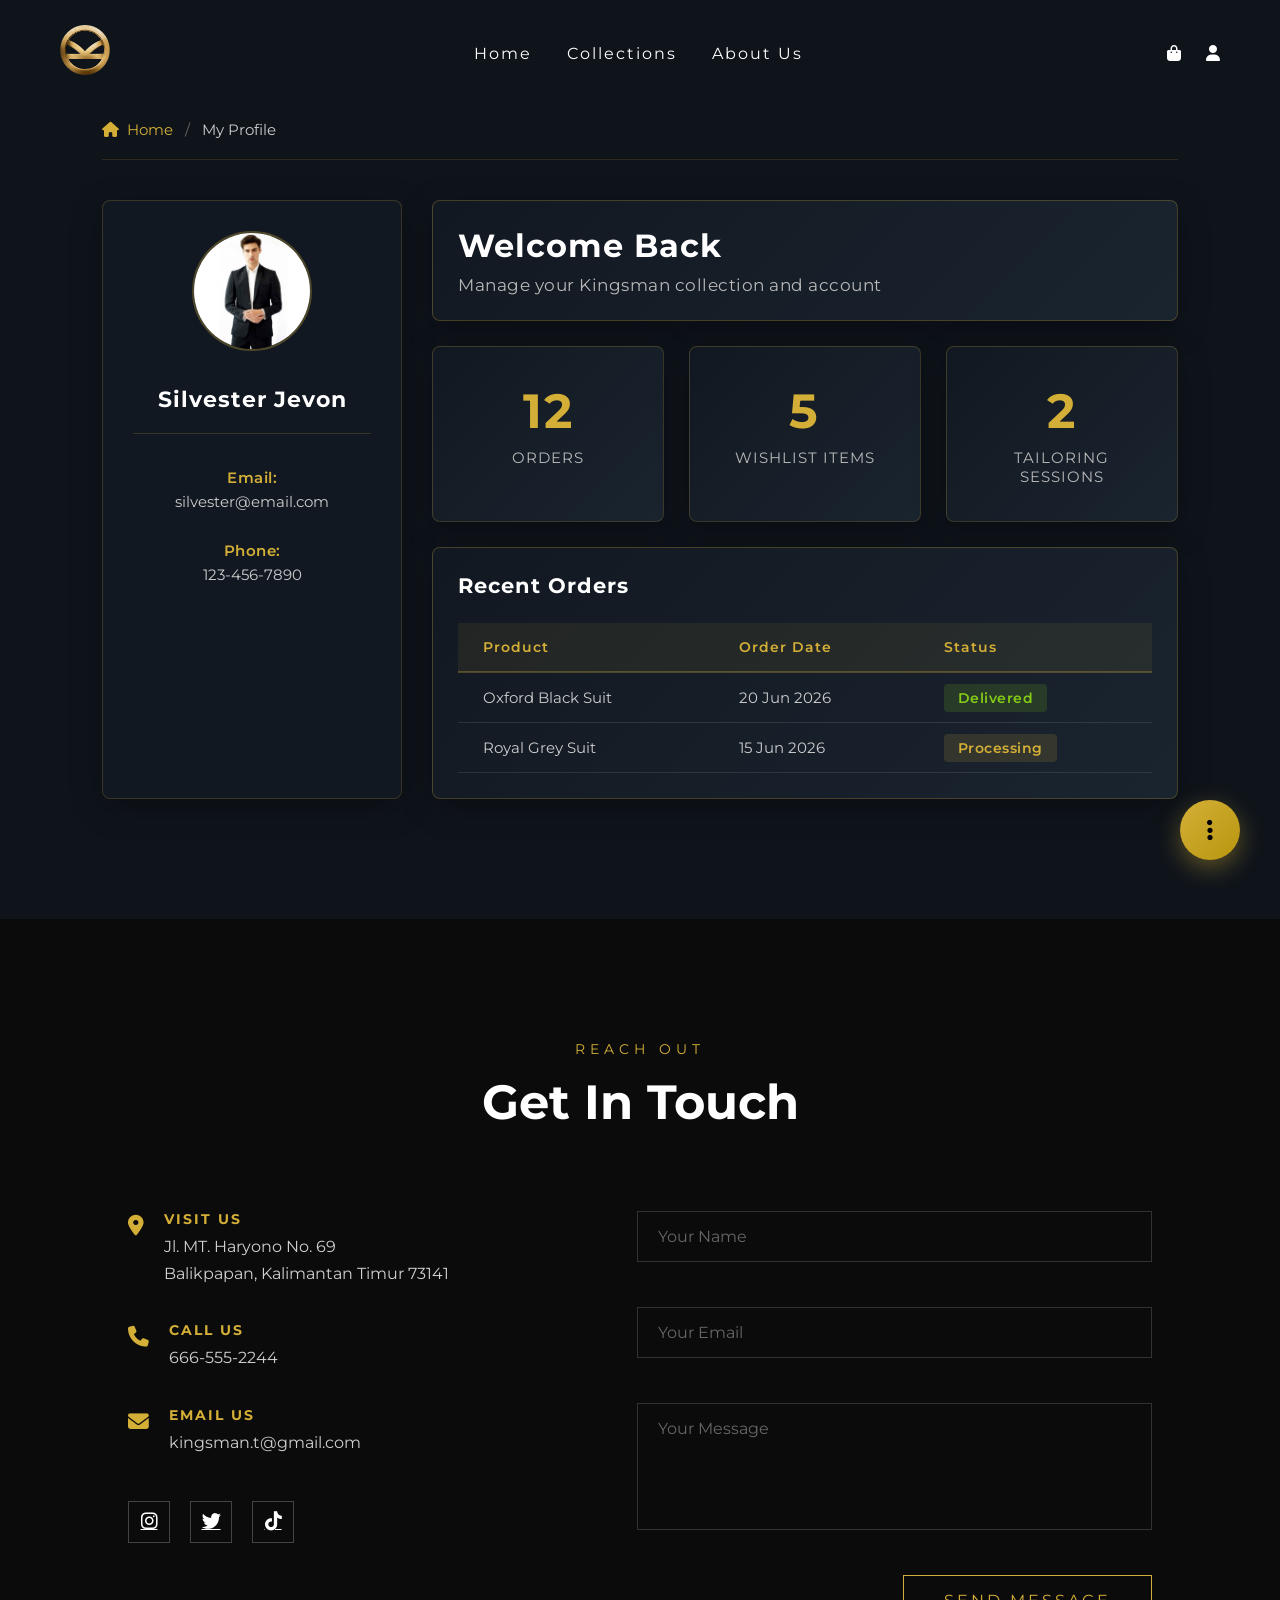
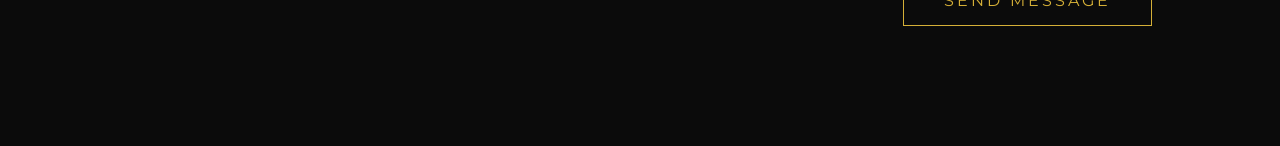
<file: profile.html>
<!DOCTYPE html>
<html lang="en">
    <head>
        <meta charset="utf-8">
        <meta http-equiv="X-UA-Compatible" content="IE=edge">
        <title>My Profile - Kingsman</title>
        <meta name="description" content="Manage your Kingsman account and orders">
        <meta name="viewport" content="width=device-width, initial-scale=1">
        <link rel="stylesheet" href="css/style.css">
        <link href="https://fonts.googleapis.com/css2?family=Montserrat:ital,wght@0,100..900;1,100..900&display=swap" rel="stylesheet">
        <link rel="stylesheet" href="https://cdnjs.cloudflare.com/ajax/libs/font-awesome/6.5.2/css/all.min.css">
    </head>
    <body>

        <!-- NAVBAR -->
        <header>
            <nav class="navbar">

            <div class="logo">
                <img src="assets/logo.png" alt="kmlogo">

            </div>

            <ul class="nav-menu" id="navMenu">
                <li><a href="index.html">Home</a></li>
                <li><a href="collection.html">Collections</a></li>
                <li><a href="index.html#legacy">About Us</a></li>

                <!-- navbar mobile -->
                <li class="mobile-only">
                    <a href="cart.html">
                        <i class="fas fa-bag-shopping"></i> Cart
                    </a>
                </li>

                <li class="mobile-only">
                    <a href="profile.html" class="active-link">
                        <i class="fas fa-user"></i> Profile
                    </a>
                </li>
            </ul>

            <div class="nav-icons">
                <a href="cart.html"><i class="fas fa-bag-shopping"></i></a>
                <a href="profile.html"><i class="fas fa-user"></i></a>
            </div>



            <button class="hamburger" id="hamburger">
                ☰
            </button>

        </nav>
        </header>

        <!-- PROFILE SECTION -->
        <section class="profile-page">
            <!-- BREADCRUMB -->
            <div class="profile-breadcrumb">
                <a href="index.html"><i class="fas fa-home"></i> Home</a>
                <span class="separator">/</span>
                <span class="current">My Profile</span>
            </div>

            <div class="profile-container">

                <!-- SIDEBAR -->
                <aside class="profile-sidebar">
                    <img src="assets/profile.jpg" alt="Profile Picture">

                    <h3>Silvester Jevon</h3>

                    <ul class="profile-info">
                        <li><strong>Email:</strong><br>silvester@email.com</li>
                        <li><strong>Phone:</strong><br>123-456-7890</li>
                    </ul>
                </aside>

                <!-- MAIN CONTENT -->
                <div class="profile-content">

                    <!-- WELCOME CARD -->
                    <div class="welcome-card">
                        <h2>Welcome Back</h2>
                        <p>Manage your Kingsman collection and account</p>
                    </div>

                    <!-- STATISTICS GRID -->
                    <div class="stats-grid">
                        <div class="stat-card">
                            <h3>12</h3>
                            <p>Orders</p>
                        </div>

                        <div class="stat-card">
                            <h3>5</h3>
                            <p>Wishlist Items</p>
                        </div>

                        <div class="stat-card">
                            <h3>2</h3>
                            <p>Tailoring Sessions</p>
                        </div>
                    </div>

                    <!-- RECENT ORDERS -->
                    <div class="recent-orders">
                        <h3>Recent Orders</h3>

                        <table>
                            <thead>
                                <tr>
                                    <th>Product</th>
                                    <th>Order Date</th>
                                    <th>Status</th>
                                </tr>
                            </thead>
                            <tbody>
                                <tr>
                                    <td>Oxford Black Suit</td>
                                    <td>20 Jun 2026</td>
                                    <td><span class="status-delivered">Delivered</span></td>
                                </tr>

                                <tr>
                                    <td>Royal Grey Suit</td>
                                    <td>15 Jun 2026</td>
                                    <td><span class="status-processing">Processing</span></td>
                                </tr>
                            </tbody>
                        </table>
                    </div>

                </div>

            </div>
        </section>

        <!-- FLOATING ACTION BUTTON -->
        <div class="fab-menu" id="fabMenu">
            <button class="fab-main" id="fabMain">
                <i class="fas fa-ellipsis-v"></i>
            </button>
            <div class="fab-actions">
                <a href="#" class="fab-action" title="Live Chat Support">
                    <i class="fas fa-comments"></i>
                    <span>Chat Support</span>
                </a>
                <a href="#" class="fab-action" title="Download Invoice">
                    <i class="fas fa-file-download"></i>
                    <span>Download Invoice</span>
                </a>
                <a href="#" class="fab-action" title="Track Order">
                    <i class="fas fa-location-arrow"></i>
                    <span>Track Order</span>
                </a>
                <a href="#" class="fab-action" title="Edit Profile">
                    <i class="fas fa-user-edit"></i>
                    <span>Edit Profile</span>
                </a>
            </div>
        </div>

        <!-- CONTACT SECTION -->
        <section class="contact" id="contact">
            <div class="contact-container">

                <!-- HEADER -->
                <div class="contact-header">
                    <span>REACH OUT</span>
                    <h2>Get In Touch</h2>
                </div>

                <!-- CONTACT GRID -->
                <div class="contact-grid">

                    <!-- CONTACT INFO -->
                    <div class="contact-info">

                        <div class="info-item">
                            <i class="fas fa-location-dot"></i>
                            <div>
                                <h4>VISIT US</h4>
                                <p>Jl. MT. Haryono No. 69</p>
                                <p>Balikpapan, Kalimantan Timur 73141</p>
                            </div>
                        </div>

                        <div class="info-item">
                            <i class="fas fa-phone"></i>
                            <div>
                                <h4>CALL US</h4>
                                <p>666-555-2244</p>
                            </div>
                        </div>

                        <div class="info-item">
                            <i class="fas fa-envelope"></i>
                            <div>
                                <h4>EMAIL US</h4>
                                <p>kingsman.t@gmail.com</p>
                            </div>
                        </div>

                        <!-- SOCIAL LINKS -->
                        <div class="contact-socials">
                            <a href="#" title="Follow us on Instagram"><i class="fab fa-instagram"></i></a>
                            <a href="#" title="Follow us on Twitter"><i class="fab fa-twitter"></i></a>
                            <a href="#" title="Follow us on TikTok"><i class="fab fa-tiktok"></i></a>
                        </div>

                    </div>

                    <!-- CONTACT FORM -->
                    <form class="contact-form" id="contactForm">
                        <input type="text" id="name" placeholder="Your Name" required>
                        <small class="error" id="nameError"></small>

                        <input type="email" id="email" placeholder="Your Email" required>
                        <small class="error" id="emailError"></small>

                        <textarea id="message" placeholder="Your Message" rows="5" required></textarea>
                        <small class="error" id="messageError"></small>

                        <button type="submit" class="btn-submit">SEND MESSAGE</button>
                    </form>

                </div>
            </div>
        </section>

        <div id="toast-container" aria-live="polite" aria-atomic="true"></div>

        <!-- SCRIPTS -->
        <script src="js/common.js" defer></script>
        <script src="js/ui.js" defer></script>

        <script>
            document.addEventListener('DOMContentLoaded', function() {
                const fabMain = document.getElementById('fabMain');
                const fabMenu = document.getElementById('fabMenu');
                const fabActions = fabMenu.querySelector('.fab-actions');

                // Toggle FAB menu
                fabMain.addEventListener('click', function(e) {
                    e.preventDefault();
                    fabMain.classList.toggle('active');
                    fabActions.classList.toggle('show');
                });

                // Close FAB menu when clicking on an action
                const fabActionLinks = fabMenu.querySelectorAll('.fab-action');
                fabActionLinks.forEach(link => {
                    link.addEventListener('click', function(e) {
                        // Allow clicks to work normally, but close the menu
                        setTimeout(() => {
                            fabMain.classList.remove('active');
                            fabActions.classList.remove('show');
                        }, 100);
                    });
                });

                // Close FAB menu when clicking outside
                document.addEventListener('click', function(e) {
                    if (!fabMenu.contains(e.target)) {
                        fabMain.classList.remove('active');
                        fabActions.classList.remove('show');
                    }
                });
            });
        </script>
    </body>
</html>
</file>
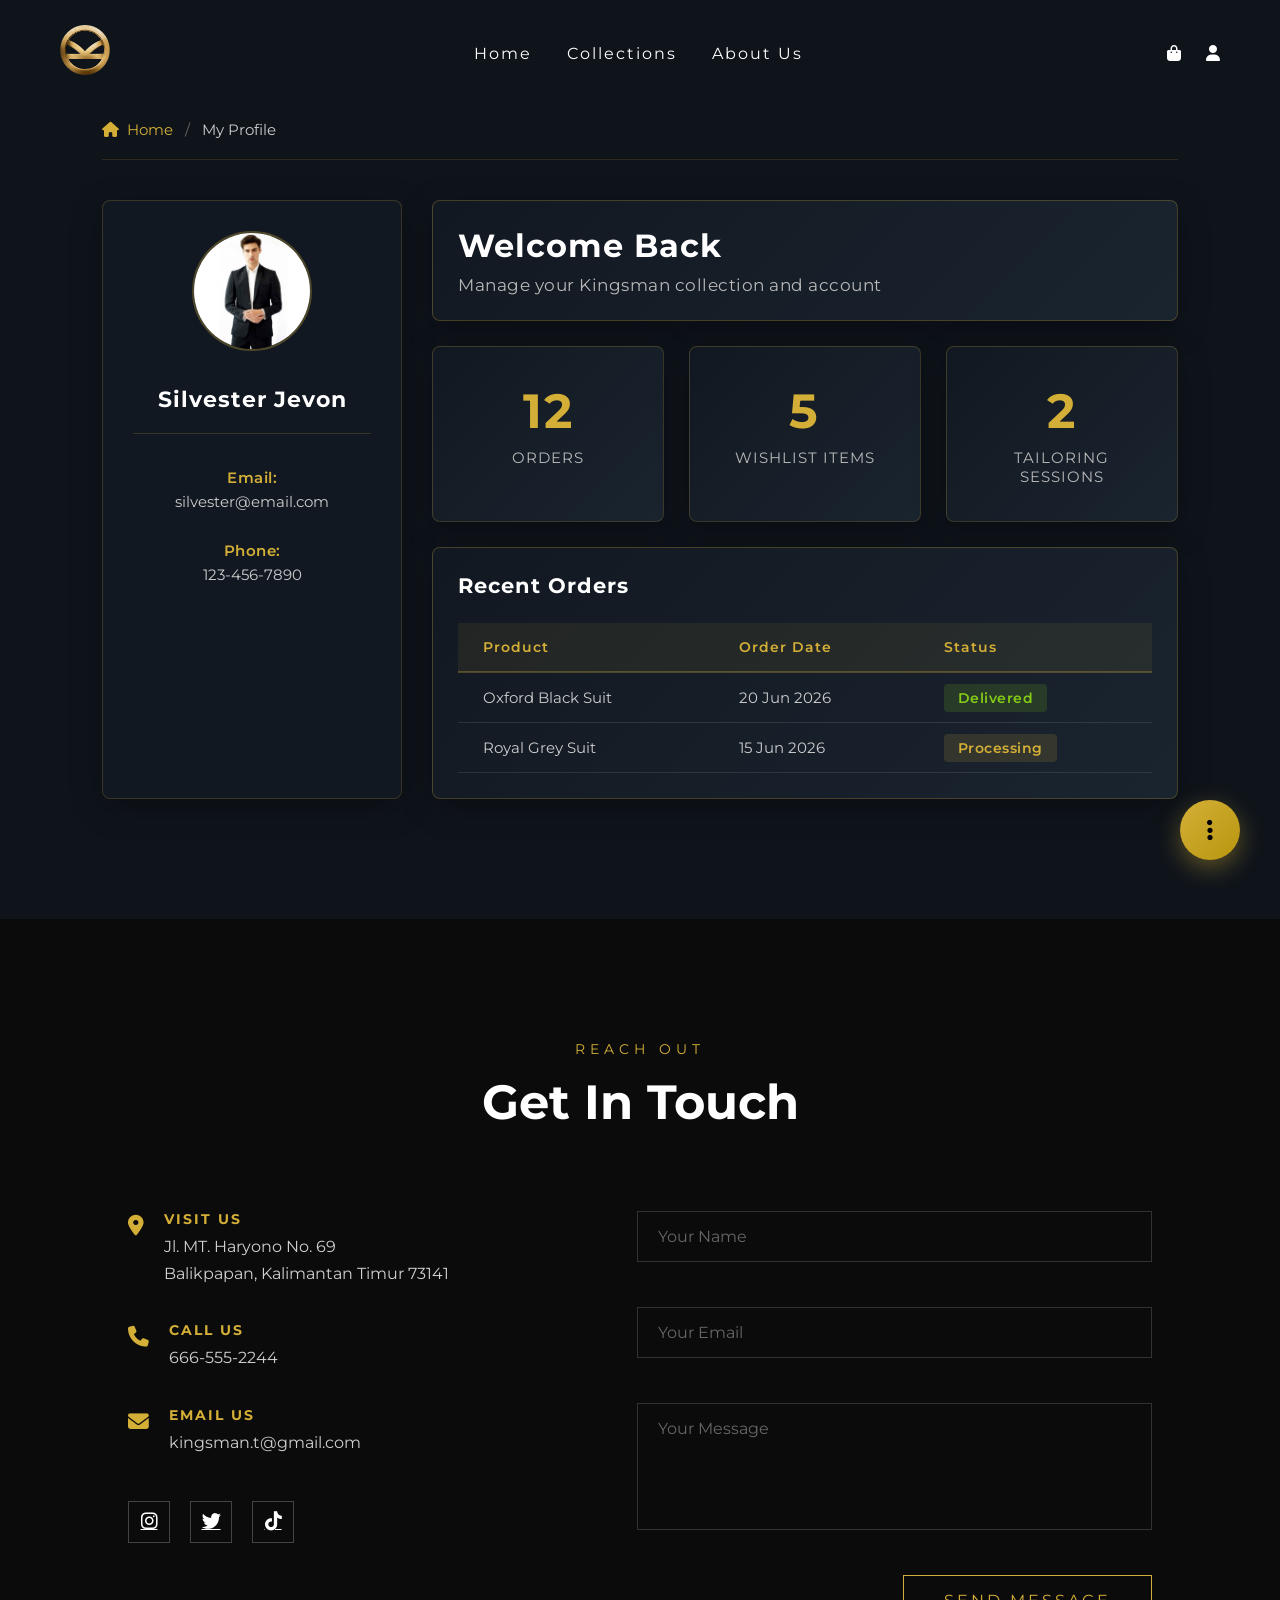
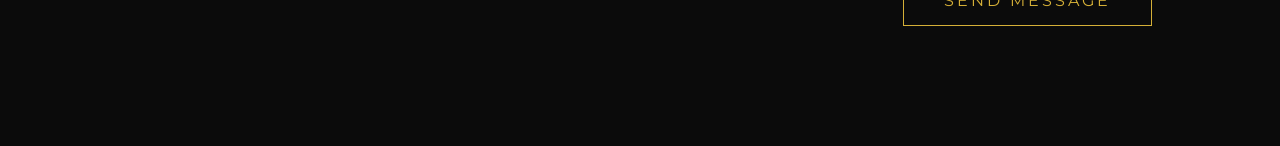
<file: html/profile.html>
<!DOCTYPE html>
<html lang="en">
    <head>
        <meta charset="utf-8">
        <meta http-equiv="X-UA-Compatible" content="IE=edge">
        <title>My Profile - Kingsman</title>
        <meta name="description" content="Manage your Kingsman account and orders">
        <meta name="viewport" content="width=device-width, initial-scale=1">
        <link rel="stylesheet" href="../css/style.css">
        <link href="https://fonts.googleapis.com/css2?family=Montserrat:ital,wght@0,100..900;1,100..900&display=swap" rel="stylesheet">
        <link rel="stylesheet" href="https://cdnjs.cloudflare.com/ajax/libs/font-awesome/6.5.2/css/all.min.css">
    </head>
    <body>

        <!-- NAVBAR -->
        <header>
            <nav class="navbar">

            <div class="logo">
                <img src="../assets/logo.png" alt="kmlogo">

            </div>

            <ul class="nav-menu" id="navMenu">
                <li><a href="../index.html">Home</a></li>
                <li><a href="collection.html">Collections</a></li>
                <li><a href="../index.html#legacy">About Us</a></li>

                <!-- navbar mobile -->
                <li class="mobile-only">
                    <a href="cart.html">
                        <i class="fas fa-bag-shopping"></i> Cart
                    </a>
                </li>

                <li class="mobile-only">
                    <a href="profile.html" class="active-link">
                        <i class="fas fa-user"></i> Profile
                    </a>
                </li>
            </ul>

            <div class="nav-icons">
                <a href="cart.html"><i class="fas fa-bag-shopping"></i></a>
                <a href="profile.html"><i class="fas fa-user"></i></a>
            </div>



            <button class="hamburger" id="hamburger">
                ☰
            </button>

        </nav>
        </header>

        <!-- PROFILE SECTION -->
        <section class="profile-page">
            <!-- BREADCRUMB -->
            <div class="profile-breadcrumb">
                <a href="../index.html"><i class="fas fa-home"></i> Home</a>
                <span class="separator">/</span>
                <span class="current">My Profile</span>
            </div>

            <div class="profile-container">

                <!-- SIDEBAR -->
                <aside class="profile-sidebar">
                    <img src="../assets/ap.jpg" alt="Profile Picture">

                    <h3>Silvester Jevon</h3>

                    <ul class="profile-info">
                        <li><strong>Email:</strong><br>silvester@email.com</li>
                        <li><strong>Phone:</strong><br>123-456-7890</li>
                    </ul>
                </aside>

                <!-- MAIN CONTENT -->
                <div class="profile-content">

                    <!-- WELCOME CARD -->
                    <div class="welcome-card">
                        <h2>Welcome Back</h2>
                        <p>Manage your Kingsman collection and account</p>
                    </div>

                    <!-- STATISTICS GRID -->
                    <div class="stats-grid">
                        <div class="stat-card">
                            <h3>12</h3>
                            <p>Orders</p>
                        </div>

                        <div class="stat-card">
                            <h3>5</h3>
                            <p>Wishlist Items</p>
                        </div>

                        <div class="stat-card">
                            <h3>2</h3>
                            <p>Tailoring Sessions</p>
                        </div>
                    </div>

                    <!-- RECENT ORDERS -->
                    <div class="recent-orders">
                        <h3>Recent Orders</h3>

                        <table>
                            <thead>
                                <tr>
                                    <th>Product</th>
                                    <th>Order Date</th>
                                    <th>Status</th>
                                </tr>
                            </thead>
                            <tbody>
                                <tr>
                                    <td>Oxford Black Suit</td>
                                    <td>20 Jun 2026</td>
                                    <td><span class="status-delivered">Delivered</span></td>
                                </tr>

                                <tr>
                                    <td>Royal Grey Suit</td>
                                    <td>15 Jun 2026</td>
                                    <td><span class="status-processing">Processing</span></td>
                                </tr>
                            </tbody>
                        </table>
                    </div>

                </div>

            </div>
        </section>

        <!-- FLOATING ACTION BUTTON -->
        <div class="fab-menu" id="fabMenu">
            <button class="fab-main" id="fabMain">
                <i class="fas fa-ellipsis-v"></i>
            </button>
            <div class="fab-actions">
                <a href="#" class="fab-action" title="Live Chat Support">
                    <i class="fas fa-comments"></i>
                    <span>Chat Support</span>
                </a>
                <a href="#" class="fab-action" title="Download Invoice">
                    <i class="fas fa-file-download"></i>
                    <span>Download Invoice</span>
                </a>
                <a href="#" class="fab-action" title="Track Order">
                    <i class="fas fa-location-arrow"></i>
                    <span>Track Order</span>
                </a>
                <a href="#" class="fab-action" title="Edit Profile">
                    <i class="fas fa-user-edit"></i>
                    <span>Edit Profile</span>
                </a>
            </div>
        </div>

        <!-- CONTACT SECTION -->
        <section class="contact" id="contact">
            <div class="contact-container">

                <!-- HEADER -->
                <div class="contact-header">
                    <span>REACH OUT</span>
                    <h2>Get In Touch</h2>
                </div>

                <!-- CONTACT GRID -->
                <div class="contact-grid">

                    <!-- CONTACT INFO -->
                    <div class="contact-info">

                        <div class="info-item">
                            <i class="fas fa-location-dot"></i>
                            <div>
                                <h4>VISIT US</h4>
                                <p>Jl. MT. Haryono No. 69</p>
                                <p>Balikpapan, Kalimantan Timur 73141</p>
                            </div>
                        </div>

                        <div class="info-item">
                            <i class="fas fa-phone"></i>
                            <div>
                                <h4>CALL US</h4>
                                <p>666-555-2244</p>
                            </div>
                        </div>

                        <div class="info-item">
                            <i class="fas fa-envelope"></i>
                            <div>
                                <h4>EMAIL US</h4>
                                <p>kingsman.t@gmail.com</p>
                            </div>
                        </div>

                        <!-- SOCIAL LINKS -->
                        <div class="contact-socials">
                            <a href="#" title="Follow us on Instagram"><i class="fab fa-instagram"></i></a>
                            <a href="#" title="Follow us on Twitter"><i class="fab fa-twitter"></i></a>
                            <a href="#" title="Follow us on TikTok"><i class="fab fa-tiktok"></i></a>
                        </div>

                    </div>

                    <!-- CONTACT FORM -->
                    <form class="contact-form" id="contactForm">
                        <input type="text" id="name" placeholder="Your Name" required>
                        <small class="error" id="nameError"></small>

                        <input type="email" id="email" placeholder="Your Email" required>
                        <small class="error" id="emailError"></small>

                        <textarea id="message" placeholder="Your Message" rows="5" required></textarea>
                        <small class="error" id="messageError"></small>

                        <button type="submit" class="btn-submit">SEND MESSAGE</button>
                    </form>

                </div>
            </div>
        </section>

        <div id="toast-container" aria-live="polite" aria-atomic="true"></div>

        <!-- SCRIPTS -->
        <script src="../js/common.js" defer></script>
        <script src="../js/ui.js" defer></script>

        <script>
            document.addEventListener('DOMContentLoaded', function() {
                const fabMain = document.getElementById('fabMain');
                const fabMenu = document.getElementById('fabMenu');
                const fabActions = fabMenu.querySelector('.fab-actions');

                // Toggle FAB menu
                fabMain.addEventListener('click', function(e) {
                    e.preventDefault();
                    fabMain.classList.toggle('active');
                    fabActions.classList.toggle('show');
                });

                // Close FAB menu when clicking on an action
                const fabActionLinks = fabMenu.querySelectorAll('.fab-action');
                fabActionLinks.forEach(link => {
                    link.addEventListener('click', function(e) {
                        // Allow clicks to work normally, but close the menu
                        setTimeout(() => {
                            fabMain.classList.remove('active');
                            fabActions.classList.remove('show');
                        }, 100);
                    });
                });

                // Close FAB menu when clicking outside
                document.addEventListener('click', function(e) {
                    if (!fabMenu.contains(e.target)) {
                        fabMain.classList.remove('active');
                        fabActions.classList.remove('show');
                    }
                });
            });
        </script>
    </body>
</html>
</file>
<file: css/style.css>
/* ===========================================================
   GLOBAL / RESET
=========================================================== */

html {
    scroll-behavior: smooth;
}

* {
    margin: 0;
    padding: 0;
    box-sizing: border-box;
}

:root {
    --gold: #d4af37;
    --white: #ffffff;
    --dark: #0b0b0b;
}

body {
    font-family: 'Montserrat', sans-serif;
    background: black;
}


/* ===========================================================
   NAVBAR
=========================================================== */

header {
    position: absolute;
    top: 0;
    width: 100%;
    z-index: 1000;
}

.navbar {
    display: flex;
    justify-content: space-between;
    align-items: center;

    padding: 25px 60px;
}

.logo {
    color: white;
    font-size: 2rem;
    letter-spacing: 6px;
    font-weight: 700;
}

.logo img {
    width: 50px;
    height: auto;
    object-fit: cover;
}

.nav-menu {
    list-style: none;
    display: flex;
    gap: 35px;
}

.nav-menu a {
    color: white;
    text-decoration: none;
    font-size: 1rem;
    letter-spacing: 2px;
    transition: .3s;
}

.nav-menu a:hover {
    color: var(--gold);
}

/* Link aktif (dipakai di navbar collection.html) */
.nav-menu a.active-link {
    color: #d4af37;
}

.nav-icons {
    display: flex;
    gap: 25px;
}

.nav-icons a {
    color: white;
    font-size: 1rem;
    transition: .3s;
}

.nav-icons a:hover {
    color: var(--gold);
}

.hamburger {
    display: none;
    border: none;
    background: none;
    color: white;
    font-size: 2rem;
    cursor: pointer;
}

/* Navbar mobile */
@media(max-width:768px) {

    .navbar {
        padding: 20px;
    }

    .hamburger {
        display: block;
    }

    .nav-menu {
        position: absolute;
        top: 100%;
        left: 0;
        width: 100%;

        background: black;

        flex-direction: column;
        align-items: center;

        gap: 20px;

        padding: 30px 0;

        display: none;
    }

    .nav-menu.active {
        display: flex;
    }

    .nav-icons {
        display: none;
    }
}

@media (max-width:768px){

    .navbar{
        padding:15px 20px;
    }

    .logo img{
        width:40px;
    }

    .nav-menu{
        gap:15px;
    }
}

/* ===========================================================
   HERO SECTION (index.html)
=========================================================== */

.hero {
    height: 100vh;

    background:
        linear-gradient(rgba(228, 200, 118, 0.45), rgba(0, 0, 0, .45)),
        url("../assets/home.jpg");

    background-size: cover;
    background-position: center;

    display: flex;
    justify-content: center;
    align-items: center;

    position: relative;
}

.overlay {
    position: absolute;
    inset: 0;
    background: radial-gradient(circle, transparent 40%, rgba(0, 0, 0, .6) 100%);
}

.hero-content {
    position: relative;
    z-index: 2;
    text-align: center;
    color: white;
}
#toast-container {
    position: fixed;
    right: 20px;
    bottom: 20px;
    z-index: 2000;
    display: flex;
    flex-direction: column;
    gap: 8px;
}
.toast {
    background: rgba(0,0,0,0.85);
    color: #fff;
    padding: 10px 14px;
    border-radius: 8px;
    transform: translateY(10px);
    opacity: 0;
    transition: all 240ms ease;
}
.toast.show {
    transform: translateY(0);
    opacity: 1;
}

/* Subtitle generik (dipakai di hero) */
.subtitle {
    display: block;
    letter-spacing: 6px;
    margin-bottom: 20px;
    font-size: .9rem;
}

@media(max-width:768px){

    .hero-content h1{
        font-size:2.8rem;
        letter-spacing:3px;
    }

    .hero-content p{
        font-size:1rem;
        padding:0 20px;
    }

    .hero-buttons{
        flex-direction:column;
        align-items:center;
    }

    .btn-primary,
    .btn-secondary{
        width:220px;
        text-align:center;
    }
}

.hero-content p {
    font-size: 1.5rem;
    margin-bottom: 40px;
}

.hero-buttons {
    display: flex;
    justify-content: center;
    gap: 20px;
    flex-wrap: wrap;
}

.btn-primary {
    background: white;
    color: black;
    text-decoration: none;

    padding: 15px 40px;
    letter-spacing: 2px;
    font-weight: 600;

    transition: .3s;
}

.btn-primary:hover {
    transform: translateY(-4px);
}

.btn-secondary {
    border: 1px solid white;
    color: white;
    text-decoration: none;

    padding: 15px 40px;
    letter-spacing: 2px;

    transition: .3s;
}

.btn-secondary:hover {
    background: white;
    color: black;
}

/* Hero mobile */
@media(max-width:768px) {

    .hero-content h1 {
        font-size: 4rem;
        letter-spacing: 6px;
    }

    .hero-content p {
        font-size: 1.1rem;
    }
}

.profile-page{
    padding:120px 8%;
    background:#0f141b;
    min-height:100vh;
}

.profile-container{
    display:grid;
    grid-template-columns:300px 1fr;
    gap:30px;
}

.profile-sidebar{
    background:#121821;
    padding:30px;
    text-align:center;
    border:1px solid rgba(212,175,55,.2);
}

.profile-sidebar img{
    width:120px;
    height:120px;
    border-radius:50%;
    object-fit:cover;
    margin-bottom:15px;
}

.profile-sidebar h3{
    color:#fff;
}

.profile-sidebar p{
    color:#aaa;
    margin-bottom:30px;
}

.profile-sidebar ul{
    list-style:none;
}

.profile-sidebar li{
    padding:15px;
    color:#ccc;
    cursor:pointer;
}

.profile-sidebar li.active{
    color:#d4af37;
}

.profile-content{
    display:flex;
    flex-direction:column;
    gap:25px;
}

.welcome-card,
.stat-card,
.recent-orders{
    background:#121821;
    padding:25px;
    border:1px solid rgba(212,175,55,.2);
}

.stats-grid{
    display:grid;
    grid-template-columns:repeat(3,1fr);
    gap:20px;
}

.stat-card h3{
    color:#d4af37;
    font-size:2rem;
}

.recent-orders table{
    width:100%;
    border-collapse:collapse;
}

.recent-orders th,
.recent-orders td{
    padding:15px;
    border-bottom:1px solid rgba(255,255,255,.1);
    color:#ccc;
}

.profile-sidebar h3 {
    margin: 10px 0 4px;
    color: white;
}

.profile-sidebar p {
    margin: 0 0 12px;
    color: #ccc;
    font-size: 13px;
}

.profile-info li {
    padding: 4px 0;
    margin: 0;
}

.profile-info strong {
    color: #d4af37; 
}

.welcome-card h2,
.welcome-card p {
    color: white;
}

/* Statistics Cards */
.stat-card h3 {
    color: #d4af37;
}

.stat-card p {
    color: white;
}

/* Recent Orders */
.recent-orders h3 {
    color: white;
    margin-bottom: 20px;
}

.recent-orders table {
    width: 100%;
    border-collapse: collapse;
}

.recent-orders th {
    color: #d4af37;
    text-align: left;
    padding: 12px;
}

.recent-orders td {
    color: white;
    padding: 12px;
}

.recent-orders tr {
    border-bottom: 1px solid rgba(255,255,255,0.1);
}

/* Collection expandable detail */
.card-expand {
    max-height: 0;
    overflow: hidden;
    transition: max-height 0.28s ease, padding 0.2s ease;
    background: rgba(255,255,255,0.03);
    border-top: 1px solid rgba(255,255,255,0.04);
    padding: 0 18px;
}
.card-expand.open {
    padding: 12px 18px;
    max-height: 240px;
}
.card-expand .expand-desc {
    color: #ccc;
    margin-bottom: 8px;
}
.card-expand .expand-price {
    color: var(--gold);
    font-weight: 700;
}
.card-expand .expand-inner{display:flex;gap:14px;align-items:flex-start}
.card-expand .expand-media img{width:140px;height:120px;object-fit:cover;border-radius:6px}
.card-expand .expand-body{flex:1}
.card-expand .expand-title{margin:0 0 8px 0}
.card-expand .expand-actions{margin-top:12px}
.card-expand .btn-add{background:var(--gold);border:none;color:#000;padding:10px 14px;border-radius:6px;cursor:pointer;font-weight:700}
.card-expand .btn-add:disabled{opacity:.6;cursor:default}
/* make expand span full grid width and visually align under products */
.product-grid > .card-expand {
    grid-column: 1 / -1;
    box-shadow: none;
}

/* ===========================================================
   LEGACY / HERITAGE SECTION (index.html)
=========================================================== */

.legacy {
    background: #0b0b0b;
    color: white;
    padding: 120px 10%;
}

.legacy-header {
    text-align: center;
    margin-bottom: 80px;
}

.legacy-header span {
    color: #d4af37;
    letter-spacing: 5px;
    font-size: .9rem;
}

.legacy-grid {
    display: grid;
    grid-template-columns: 1fr 1fr;
    gap: 60px;
    align-items: center;
}

.legacy-image img {
    width: 100%;
    height: 600px;
    object-fit: cover;
}

.legacy-content p {
    color: #cfcfcf;
    line-height: 1.9;
    margin-bottom: 25px;
    font-size: 1.1rem;
}

.learn-more {
    color: #d4af37;
    text-decoration: none;
    border-bottom: 1px solid #d4af37;
    padding-bottom: 5px;
}

@media(max-width:768px){

    .legacy-grid{
        grid-template-columns:1fr;
        gap:40px;
    }

    .legacy-image img{
        height:300px;
    }

    .legacy-header h2{
        font-size:2rem;
    }
}


/* ===========================================================
   SIGNATURE SUITS SECTION (index.html)
=========================================================== */

.signature-suits {
    background: #0b0f14;
    padding: 100px 8%;
    color: white;
}

.container {
    max-width: 1400px;
    margin: auto;
}

.section-header {
    text-align: center;
    margin-bottom: 60px;
}

/* Subtitle khusus di dalam section-header, override .subtitle global */
.section-header .subtitle {
    color: #d4af37;
    letter-spacing: 3px;
    text-transform: uppercase;
    font-size: 14px;
}

.section-header h2 {
    font-size: 3rem;
    margin: 15px 0;
    color: #d4af37;
}

.section-header p {
    max-width: 650px;
    margin: auto;
    color: #b8b8b8;
    line-height: 1.8;
}

.suits-grid {
    display: grid;
    grid-template-columns: repeat(auto-fit, minmax(280px, 1fr));
    gap: 30px;
}

.suit-card {
    background: #121821;
    border: 1px solid rgba(212, 175, 55, .2);
    overflow: hidden;
    transition: .4s;
    position: relative;
}

.suit-card:hover {
    border-color: rgba(212, 175, 55, .6);
    transform: translateY(-6px);
}

.suit-image {
    position: relative;
    overflow: hidden;
    height: 420px;
}

.suit-image img {
    width: 100%;
    height: 100%;
    object-fit: cover;
    transition: .6s;
}

.suit-card:hover .suit-image img {
    transform: scale(1.08);
}

/* Overlay tombol "View Details", muncul saat hover */
.suit-overlay {
    position: absolute;
    inset: 0;

    display: flex;
    align-items: center;
    justify-content: center;

    background: linear-gradient(to top, rgba(11, 15, 20, .92) 10%, rgba(11, 15, 20, .1) 60%);

    opacity: 0;
    transition: .4s;
}

.suit-card:hover .suit-overlay {
    opacity: 1;
}

.suit-overlay .btn-detail {
    transform: translateY(15px);
    transition: .4s .05s;
    opacity: 0;
}

.suit-card:hover .suit-overlay .btn-detail {
    transform: translateY(0);
    opacity: 1;
}

.suit-content {
    padding: 25px;
}

.suit-content h3 {
    color: #d4af37;
    margin-bottom: 10px;
}

.suit-content p {
    color: #b8b8b8;
    margin-bottom: 15px;
}

.suit-price {
    color: #fff;
    font-size: 1.1rem;
    font-weight: 600;
    letter-spacing: 1px;
}

/* Tombol "View Details", dipakai di dalam .suit-overlay */
.btn-detail {
    background: transparent;
    color: #d4af37;
    border: 1px solid #d4af37;
    padding: 12px 25px;
    cursor: pointer;
    transition: .3s;
}

.btn-detail:hover {
    background: #d4af37;
    color: #111;
}

.product-detail {
    max-height: 0;
    overflow: hidden;
    opacity: 0;

    transition: all .5s ease;

    background: #121821;
    border: 1px solid rgba(212,175,55,.3);

    margin-top: 0;
    position: relative;
    z-index: 10;
}

.product-detail{
    display:none;
    grid-column:1 / -1;
}

.product-detail.active{
    display:block;
}

.product-detail.active {
    max-height: 800px;
    opacity: 1;
    padding: 40px;
    margin-top: 40px;
}

.detail-content {
    display: grid;
    grid-template-columns: 1fr 1fr;
    gap: 40px;
    align-items: center;
}

.detail-image img {
    width: 100%;
    height: 500px;
    object-fit: cover;
}

.detail-info h2 {
    color: #d4af37;
    font-size: 2rem;
    margin-bottom: 20px;
}

.detail-info p {
    color: #cfcfcf;
    line-height: 1.8;
    margin-bottom: 25px;
}

#detailPrice {
    color: white;
    margin-bottom: 25px;
}

.close-detail {
    position: absolute;
    top: 15px;
    right: 20px;

    background: none;
    border: none;

    color: #d4af37;
    font-size: 30px;
    cursor: pointer;
}

#detailOverlay {
    position: fixed;
    inset: 0;

    background: rgba(0,0,0,.55);

    opacity: 0;
    visibility: hidden;

    transition: .3s;
    z-index: 5;
}

#detailOverlay.active {
    opacity: 1;
    visibility: visible;
}

@media(max-width:768px){

    .detail-content{
        grid-template-columns:1fr;
    }

    .detail-image img{
        height:300px;
    }
}

/* ===========================================================
   QUOTE SECTION (index.html)
=========================================================== */

.quote-section {
    background: #000;
    padding: 150px 20px;
    text-align: center;
}

.quote-content h2 {
    color: #d4af37;
    font-size: 4rem;
    margin-bottom: 30px;
}

.quote-content p {
    color: white;
    font-size: 1.3rem;
    max-width: 700px;
    margin: auto;
}


/* ===========================================================
   CONTACT SECTION (index.html & collection.html)
=========================================================== */

.contact {
    background: #0b0b0b;
    padding: 120px 10%;
    color: white;
}

.contact-container {
    max-width: 1100px;
    margin: auto;
}

.contact-header {
    text-align: center;
    margin-bottom: 80px;
}

.contact-header span {
    color: #d4af37;
    letter-spacing: 5px;
    font-size: .9rem;
}

.contact-header h2 {
    font-size: 3rem;
    margin-top: 15px;
}

.contact-grid {
    display: grid;
    grid-template-columns: 1fr 1.2fr;
    gap: 80px;
    align-items: start;
}

.contact-info {
    display: flex;
    flex-direction: column;
    gap: 35px;
}

.info-item {
    display: flex;
    gap: 20px;
    align-items: flex-start;
}

.info-item i {
    color: #d4af37;
    font-size: 1.3rem;
    margin-top: 4px;
}

.info-item h4 {
    color: #d4af37;
    letter-spacing: 2px;
    font-size: .85rem;
    margin-bottom: 6px;
}

.info-item p {
    color: #cfcfcf;
    font-size: 1rem;
    line-height: 1.7;
}

.contact-socials {
    display: flex;
    gap: 20px;
    margin-top: 10px;
}

.contact-socials a {
    color: white;
    font-size: 1.2rem;
    border: 1px solid #444;
    width: 42px;
    height: 42px;
    display: flex;
    align-items: center;
    justify-content: center;
    transition: .3s;
}

.contact-socials a:hover {
    border-color: #d4af37;
    color: #d4af37;
}

.contact-form {
    display: flex;
    flex-direction: column;
    gap: 15px;
}

.contact-form input,
.contact-form textarea {
    background: transparent;
    border: 1px solid #333;
    color: white;
    padding: 15px 20px;
    font-family: 'Montserrat', serif;
    font-size: 1rem;
    outline: none;
    transition: .3s;
    resize: none;
}

.contact-form input::placeholder,
.contact-form textarea::placeholder {
    color: #666;
}

.contact-form input:focus,
.contact-form textarea:focus {
    border-color: #d4af37;
}

.btn-submit {
    background: transparent;
    border: 1px solid #d4af37;
    color: #d4af37;
    padding: 15px 40px;
    letter-spacing: 3px;
    font-family: 'Montserrat', serif;
    font-size: 1rem;
    cursor: pointer;
    transition: .3s;
    align-self: flex-end;
}

.btn-submit:hover {
    background: #d4af37;
    color: black;
}

/* Pesan error validasi form */
.error {
    display: block;
    color: #d4af37;
    font-size: 12px;
    margin-top: 5px;
    margin-bottom: 10px;
}

.input-error {
    border: 1px solid #d4af37 !important;
}

@media(max-width:768px){

    .contact-grid{
        grid-template-columns:1fr;
        gap:40px;
    }

    .btn-submit{
        width:100%;
    }
}


/* ===========================================================
   PAGE BANNER (collection.html)
=========================================================== */

.page-banner {
    position: relative;
    height: 55vh;
    min-height: 380px;

    background:
        linear-gradient(rgba(0, 0, 0, .55), rgba(0, 0, 0, .55)),
        url("../assets/fashion-hero.jpg");

    background-size: cover;
    background-position: center;
    background-repeat: no-repeat;

    display: flex;
    justify-content: center;
    align-items: center;
}

.banner-overlay {
    position: absolute;
    inset: 0;
    background: radial-gradient(circle, transparent 40%, rgba(0, 0, 0, .6) 100%);
}

.banner-content {
    position: relative;
    z-index: 2;
    text-align: center;
    color: white;
}

.banner-content .subtitle {
    display: block;
    letter-spacing: 6px;
    margin-bottom: 18px;
    font-size: .9rem;
    color: #d4af37;
}

.banner-content h1 {
    font-size: 4rem;
    letter-spacing: 6px;
    margin-bottom: 20px;
}

.breadcrumb {
    display: flex;
    justify-content: center;
    gap: 10px;
    font-size: .95rem;
    color: #cfcfcf;
}

.breadcrumb a {
    color: #cfcfcf;
    text-decoration: none;
    transition: .3s;
}

.breadcrumb a:hover {
    color: #d4af37;
}

/* Page banner mobile */
@media(max-width:768px) {

    .banner-content h1 {
        font-size: 2.6rem;
        letter-spacing: 3px;
    }
}


/* ===========================================================
   SHOP SECTION — FILTER BAR (collection.html)
=========================================================== */

.shop-section {
    background: #0b0b0b;
    color: white;
    padding: 80px 8% 120px;
}

.shop-container {
    max-width: 1300px;
    margin: auto;
}

.filter-bar {
    display: grid;
    grid-template-columns: auto 1fr auto;
    gap: 15px;
    align-items: center;

    padding-bottom: 25px;
    margin-bottom: 40px;
    border-bottom: 1px solid #222;
}

.filter-tabs {
    display: flex;
    flex-wrap: wrap;
    gap: 8px;
    justify-content: center;
}

.filter-btn {
    background: transparent;
    border: 1px solid #333;
    color: #cfcfcf;

    padding: 8px 16px;
    font-family: 'Montserrat', serif;
    font-size: 0.9rem;
    letter-spacing: 0.5px;
    cursor: pointer;
    transition: .3s;
}

.filter-btn:hover {
    border-color: #d4af37;
    color: #d4af37;
}

.filter-btn.active {
    background: #d4af37;
    border-color: #d4af37;
    color: #0b0b0b;
    font-weight: 600;
}

.filter-meta {
    display: flex;
    align-items: center;
    gap: 20px;
    color: #999;
    font-size: .95rem;
    justify-self: start;
}

#sortSelect {
    background: #111;
    border: 1px solid #333;
    color: #cfcfcf;
    padding: 10px 15px;
    font-family: 'Montserrat', serif;
    font-size: .95rem;
    cursor: pointer;
    outline: none;
}

.filter-search {
    position: relative;
    min-width: 260px;
    max-width: 320px;
    width: 100%;
    justify-self: end;
}

.filter-search input {
    width: 100%;
    background: #111;
    border: 1px solid #333;
    color: #cfcfcf;
    padding: 10px 42px 10px 15px;
    font-family: 'Montserrat', serif;
    font-size: .95rem;
    outline: none;
}

.filter-search input::placeholder {
    color: #666;
}

.filter-search i {
    position: absolute;
    right: 15px;
    top: 50%;
    transform: translateY(-50%);
    color: #666;
    pointer-events: none;
}

/* Filter bar mobile */
@media(max-width:768px) {

    .filter-bar {
        grid-template-columns: 1fr;
        justify-items: stretch;
    }

    .filter-meta,
    .filter-search {
        width: 100%;
        justify-self: stretch;
    }

    .filter-meta {
        justify-content: space-between;
    }

    .filter-search {
        max-width: none;
        min-width: 0;
    }

    .filter-tabs {
        justify-content: flex-start;
    }
}

@media(max-width:480px) {

    .filter-tabs {
        gap: 8px;
    }

    .filter-btn {
        padding: 8px 16px;
        font-size: .9rem;
    }
}


/* ===========================================================
   SHOP CARD / PRODUCT GRID (collection.html)
   Mengikuti gaya visual yang sama dengan .suit-card di index
=========================================================== */

.product-grid {
    display: grid;
    grid-template-columns: repeat(4, 1fr);
    gap: 30px;
}

.shop-card {
    background: #121821;
    border: 1px solid rgba(212, 175, 55, .2);
    overflow: hidden;
    transition: .4s;
    position: relative;

    opacity: 0;
    animation: fadeInCard .5s forwards;
}

.shop-card:hover {
    border-color: rgba(212, 175, 55, .6);
    transform: translateY(-6px);
}

@keyframes fadeInCard {
    from {
        opacity: 0;
        transform: translateY(15px);
    }

    to {
        opacity: 1;
        transform: translateY(0);
    }
}

/* Disembunyikan oleh JS filter / load more */
.shop-card.is-hidden {
    display: none;
}

.shop-card-img {
    position: relative;
    overflow: hidden;
    height: 340px;
}

.shop-card-img img {
    width: 100%;
    height: 100%;
    object-fit: cover;
    transition: .6s;
    display: block;
}

.shop-card:hover .shop-card-img img {
    transform: scale(1.08);
}

.tag-new,
.tag-sale {
    position: absolute;
    top: 14px;
    left: 14px;
    padding: 6px 14px;
    font-size: .75rem;
    letter-spacing: 2px;
    z-index: 2;
}

.tag-new {
    background: #d4af37;
    color: #0b0b0b;
}

.tag-sale {
    background: #8c2c2c;
    color: white;
}

/* Overlay tombol "Quick Add", muncul saat hover (sama seperti .suit-overlay) */
.card-actions {
    position: absolute;
    inset: 0;

    display: flex;
    align-items: center;
    justify-content: center;

    background: linear-gradient(to top, rgba(11, 15, 20, .92) 10%, rgba(11, 15, 20, .1) 60%);

    opacity: 0;
    transition: .4s;
}

.shop-card:hover .card-actions {
    opacity: 1;
}

.quick-add {
    background: transparent;
    color: #d4af37;
    border: 1px solid #d4af37;

    padding: 12px 25px;
    font-family: 'Montserrat', sans-serif;
    font-size: .9rem;
    letter-spacing: 2px;
    cursor: pointer;
    transition: .3s;

    transform: translateY(15px);
    opacity: 0;
}

.shop-card:hover .quick-add {
    transform: translateY(0);
    opacity: 1;
    transition: .4s .05s;
}

.quick-add:hover {
    background: #d4af37;
    color: #111;
}

.shop-card-info {
    padding: 20px 22px 25px;
    text-align: left;
}

.shop-card-info h3 {
    color: #d4af37;
    font-size: 1.2rem;
    font-weight: 600;
    margin-bottom: 8px;
}

.card-category {
    color: #888;
    font-size: .85rem;
    letter-spacing: 1px;
    margin-bottom: 10px;
}

.card-price {
    color: #fff;
    font-size: 1.1rem;
    font-weight: 600;
    letter-spacing: 1px;
}

.old-price {
    color: #666;
    text-decoration: line-through;
    margin-right: 10px;
    font-size: .95rem;
    font-weight: 400;
}

/* Product grid responsive */
@media(max-width:1024px) {

    .product-grid {
        grid-template-columns: repeat(3, 1fr);
    }
}

@media(max-width:768px) {

    .product-grid {
        grid-template-columns: repeat(2, 1fr);
        gap: 18px;
    }

    .shop-card-img {
        height: 230px;
    }

    .quick-add {
        padding: 8px 18px;
        font-size: .8rem;
    }

    .shop-card-info {
        padding: 16px 16px 20px;
    }
}


/* ===========================================================
   LOAD MORE & EMPTY STATE (collection.html)
=========================================================== */

.load-more-wrap {
    display: flex;
    justify-content: center;
    margin-top: 70px;
}

.btn-load-more {
    background: transparent;
    border: 1px solid #d4af37;
    color: #d4af37;

    padding: 16px 50px;
    letter-spacing: 3px;
    font-family: 'Montserrat', serif;
    font-size: 1rem;
    cursor: pointer;
    transition: .3s;
}

.btn-load-more:hover {
    background: #d4af37;
    color: #0b0b0b;
}

.btn-load-more.is-done {
    opacity: .4;
    cursor: not-allowed;
    pointer-events: none;
}

.empty-state {
    display: none;
    text-align: center;
    padding: 80px 0;
    color: #777;
    font-size: 1.2rem;
}

.empty-state.show {
    display: block;
}



/* ===========================================================
   CART SECTION
=========================================================== */

.cart-section {
    background: #0b0b0b;
    color: white;
    padding: 80px 8% 120px;
    min-height: 60vh;
}

.cart-container {
    max-width: 1300px;
    margin: auto;

    display: grid;
    grid-template-columns: 1fr 360px;
    gap: 50px;
    align-items: start;
}


/* ===========================================================
   CART ITEMS — KIRI
=========================================================== */

/* Baris header kolom (Product / Price / Qty / Total) */
.cart-header-row {
    display: grid;
    grid-template-columns: 2fr 1fr 1fr 1fr;
    gap: 20px;

    padding-bottom: 18px;
    border-bottom: 1px solid #222;
    margin-bottom: 10px;

    color: #888;
    font-size: .8rem;
    letter-spacing: 2px;
    text-transform: uppercase;
}

/* Satu baris produk */
.cart-item {
    display: grid;
    grid-template-columns: 2fr 1fr 1fr 1fr;
    gap: 20px;
    align-items: center;

    padding: 28px 0;
    border-bottom: 1px solid #1a1a1a;

    transition: .3s;
}

.cart-item:hover {
    background: rgba(212, 175, 55, .03);
}

/* Kolom produk: gambar + info */
.item-product {
    display: flex;
    gap: 18px;
    align-items: center;
}

.item-img {
    width: 90px;
    height: 110px;
    flex-shrink: 0;
    overflow: hidden;
    border: 1px solid #1e1e1e;
}

.item-img img {
    width: 100%;
    height: 100%;
    object-fit: cover;
    transition: .4s;
}

.cart-item:hover .item-img img {
    transform: scale(1.05);
}

.item-details h3 {
    font-size: 1rem;
    font-weight: 600;
    color: #fff;
    margin-bottom: 6px;
}

.item-meta {
    color: #777;
    font-size: .8rem;
    letter-spacing: 1px;
    margin-bottom: 12px;
}

.item-remove {
    background: none;
    border: none;
    color: #555;
    font-size: .78rem;
    letter-spacing: 1px;
    cursor: pointer;
    padding: 0;
    font-family: 'Montserrat', sans-serif;
    transition: .3s;
    display: flex;
    align-items: center;
    gap: 6px;
}

.item-remove:hover {
    color: #c0392b;
}

/* Kolom harga */
.item-price {
    color: #cfcfcf;
    font-size: .95rem;
}

/* Kolom quantity */
.item-qty {
    display: flex;
    align-items: center;
    gap: 0;
    border: 1px solid #333;
    width: fit-content;
}

.qty-btn {
    background: none;
    border: none;
    color: #d4af37;
    font-size: 1.1rem;
    width: 34px;
    height: 34px;
    cursor: pointer;
    transition: .3s;
    font-family: 'Montserrat', sans-serif;
}

.qty-btn:hover {
    background: #d4af37;
    color: #111;
}

.qty-value {
    min-width: 34px;
    text-align: center;
    font-size: .9rem;
    color: white;
    border-left: 1px solid #333;
    border-right: 1px solid #333;
    height: 34px;
    line-height: 34px;
    display: inline-block;
}

/* Kolom total per item */
.item-total {
    color: #d4af37;
    font-weight: 600;
    font-size: 1rem;
}

/* Animasi item dihapus */
.cart-item.removing {
    opacity: 0;
    transform: translateX(20px);
    transition: opacity .3s, transform .3s;
}

/* Empty state */
.cart-empty {
    display: none;
    text-align: center;
    padding: 80px 0;
    color: #555;
}

.cart-empty i {
    font-size: 3.5rem;
    color: #333;
    margin-bottom: 20px;
    display: block;
}

.cart-empty p {
    font-size: 1.1rem;
    margin-bottom: 10px;
}

.cart-empty.show {
    display: block;
}

/* Tombol Continue Shopping */
.cart-actions {
    margin-top: 30px;
}

.btn-back {
    color: #888;
    text-decoration: none;
    font-size: .85rem;
    letter-spacing: 1px;
    display: inline-flex;
    align-items: center;
    gap: 8px;
    transition: .3s;
}

.btn-back:hover {
    color: #d4af37;
}


/* ===========================================================
   ORDER SUMMARY — KANAN
=========================================================== */

.cart-summary {
    background: #121821;
    border: 1px solid rgba(212, 175, 55, .2);
    padding: 35px 30px;
    position: sticky;
    top: 100px;
}

.cart-summary h2 {
    color: #d4af37;
    font-size: 1.3rem;
    letter-spacing: 3px;
    text-transform: uppercase;
    margin-bottom: 30px;
    padding-bottom: 20px;
    border-bottom: 1px solid #1e1e1e;
}

.summary-row {
    display: flex;
    justify-content: space-between;
    align-items: center;
    margin-bottom: 16px;
    font-size: .95rem;
    color: #cfcfcf;
}

.summary-divider {
    border: none;
    border-top: 1px solid #222;
    margin: 20px 0;
}

.summary-total {
    color: white;
    font-size: 1.15rem;
    font-weight: 700;
    margin-bottom: 28px;
}

.summary-total span:last-child {
    color: #d4af37;
    font-size: 1.3rem;
}

.btn-checkout {
    width: 100%;
    background: #d4af37;
    color: #0b0b0b;
    border: none;
    padding: 16px;
    font-family: 'Montserrat', sans-serif;
    font-size: .9rem;
    font-weight: 700;
    letter-spacing: 3px;
    cursor: pointer;
    transition: .3s;
    margin-bottom: 18px;
}

.btn-checkout:hover {
    background: #c4a030;
    transform: translateY(-2px);
}

.btn-checkout:disabled {
    background: #333;
    color: #666;
    cursor: not-allowed;
    transform: none;
}

.summary-note {
    text-align: center;
    color: #555;
    font-size: .78rem;
    letter-spacing: 1px;
    margin-bottom: 18px;
    display: flex;
    align-items: center;
    justify-content: center;
    gap: 6px;
}

.summary-note i {
    color: #d4af37;
}

.summary-badges {
    display: flex;
    justify-content: center;
    gap: 14px;
    font-size: 1.8rem;
    color: #444;
}

.summary-badges i:hover {
    color: #888;
    transition: .3s;
}


/* ===========================================================
   RESPONSIVE
=========================================================== */

@media(max-width: 1024px) {

    .cart-container {
        grid-template-columns: 1fr;
    }

    .cart-summary {
        position: static;
    }
}

@media(max-width: 768px) {

    .cart-header-row {
        display: none;
    }

    .cart-item {
        grid-template-columns: 1fr;
        gap: 12px;
    }

    .item-price {
        display: none;
    }

    .item-total {
        font-size: .95rem;
    }

    .item-img {
        width: 75px;
        height: 90px;
    }
}

/* ===========================================================
   PROFILE
=========================================================== */

/* Status Badges */
.status-delivered,
.status-processing {
    padding: 6px 14px;
    border-radius: 4px;
    font-size: 0.85rem;
    font-weight: 600;
    letter-spacing: 0.5px;
}

.status-delivered {
    background: rgba(132, 204, 22, 0.15);
    color: #84cc16;
}

.status-processing {
    background: rgba(212, 175, 55, 0.15);
    color: #d4af37;
}

/* Profile Sidebar */
.profile-sidebar {
    border-radius: 8px;
    box-shadow: 0 8px 32px rgba(0, 0, 0, 0.3);
    transition: all 0.3s ease;
}

.profile-sidebar:hover {
    border-color: rgba(212, 175, 55, 0.4);
    box-shadow: 0 12px 40px rgba(212, 175, 55, 0.1);
}

.profile-sidebar img {
    border: 2px solid rgba(212, 175, 55, 0.3);
    transition: all 0.3s ease;
}

.profile-sidebar:hover img {
    border-color: rgba(212, 175, 55, 0.6);
    transform: scale(1.05);
}

.profile-sidebar h3 {
    font-size: 1.4rem;
    letter-spacing: 1px;
    margin-top: 15px;
}

.profile-info {
    list-style: none;
    margin-top: 20px;
    padding-top: 20px;
    border-top: 1px solid rgba(212, 175, 55, 0.2);
}

.profile-info li {
    padding: 12px 0;
    color: #ccc;
    line-height: 1.6;
    font-size: 0.95rem;
}

.profile-info strong {
    color: #d4af37;
    font-weight: 600;
    letter-spacing: 0.5px;
}

/* Welcome Card Enhancement */
.welcome-card {
    background: linear-gradient(135deg, #121821 0%, #1a242f 100%);
    box-shadow: 0 8px 32px rgba(0, 0, 0, 0.3);
    border-radius: 8px;
    border: 1px solid rgba(212, 175, 55, 0.25);
    transition: all 0.3s ease;
}

.welcome-card:hover {
    border-color: rgba(212, 175, 55, 0.45);
    box-shadow: 0 12px 40px rgba(212, 175, 55, 0.12);
}

.welcome-card h2 {
    font-size: 2rem;
    letter-spacing: 1px;
    margin-bottom: 10px;
}

.welcome-card p {
    font-size: 1.05rem;
    letter-spacing: 0.5px;
    color: #b8b8b8;
}

/* Stats Grid  */
.stats-grid {
    display: grid;
    grid-template-columns: repeat(3, 1fr);
    gap: 25px;
}

.stat-card {
    background: linear-gradient(135deg, #121821 0%, #1a242f 100%);
    border-radius: 8px;
    box-shadow: 0 8px 32px rgba(0, 0, 0, 0.3);
    padding: 35px 25px;
    text-align: center;
    transition: all 0.3s ease;
    border: 1px solid rgba(212, 175, 55, 0.2);
}

.stat-card:hover {
    border-color: rgba(212, 175, 55, 0.45);
    box-shadow: 0 12px 40px rgba(212, 175, 55, 0.12);
    transform: translateY(-4px);
}

.stat-card h3 {
    font-size: 3rem;
    letter-spacing: 2px;
    margin-bottom: 8px;
    color: #d4af37;
}

.stat-card p {
    font-size: 0.95rem;
    letter-spacing: 1px;
    color: #b8b8b8;
    text-transform: uppercase;
}

/* Recent Orders Enhancement */
.recent-orders {
    background: linear-gradient(135deg, #121821 0%, #1a242f 100%);
    border-radius: 8px;
    box-shadow: 0 8px 32px rgba(0, 0, 0, 0.3);
    overflow: hidden;
    border: 1px solid rgba(212, 175, 55, 0.25);
}

.recent-orders h3 {
    font-size: 1.3rem;
    letter-spacing: 1px;
    margin-bottom: 25px;
    color: white;
}

.recent-orders table {
    width: 100%;
    border-collapse: collapse;
}

.recent-orders thead tr {
    background: rgba(212, 175, 55, 0.08);
    border-bottom: 2px solid rgba(212, 175, 55, 0.3);
}

.recent-orders th {
    color: #d4af37;
    text-align: left;
    padding: 15px 25px;
    font-weight: 600;
    letter-spacing: 1px;
    font-size: 0.9rem;
}

.recent-orders tbody tr {
    border-bottom: 1px solid rgba(255, 255, 255, 0.08);
    transition: all 0.3s ease;
}

.recent-orders tbody tr:hover {
    background: rgba(212, 175, 55, 0.06);
}

.recent-orders td {
    color: #ccc;
    padding: 15px 25px;
    font-size: 0.95rem;
}

/* Profile Page Responsive */
@media(max-width: 1024px) {
    .profile-container {
        grid-template-columns: 1fr;
        gap: 40px;
    }

    .stats-grid {
        grid-template-columns: repeat(2, 1fr);
    }
}

/* BREADCRUMB */
.profile-breadcrumb {
    margin-bottom: 40px;
    padding-bottom: 20px;
    border-bottom: 1px solid rgba(212, 175, 55, 0.15);
    display: flex;
    align-items: center;
    gap: 12px;
    font-size: 0.95rem;
}

.profile-breadcrumb a {
    color: #d4af37;
    text-decoration: none;
    display: flex;
    align-items: center;
    gap: 8px;
    transition: all 0.3s ease;
}

.profile-breadcrumb a:hover {
    color: #fff;
}

.profile-breadcrumb .separator {
    color: #666;
}

.profile-breadcrumb .current {
    color: #ccc;
}

/* ===========================================================
   FLOATING ACTION BUTTON (FAB) (test)
=========================================================== */

.fab-menu {
    position: fixed;
    bottom: 40px;
    right: 40px;
    z-index: 999;
}

.fab-main {
    width: 60px;
    height: 60px;
    border-radius: 50%;
    background: linear-gradient(135deg, #d4af37 0%, #b8960f 100%);
    border: none;
    color: #000;
    font-size: 1.5rem;
    cursor: pointer;
    display: flex;
    align-items: center;
    justify-content: center;
    box-shadow: 0 8px 24px rgba(212, 175, 55, 0.4);
    transition: all 0.3s ease;
}

.fab-main:hover {
    transform: scale(1.1);
    box-shadow: 0 12px 32px rgba(212, 175, 55, 0.6);
}

.fab-main.active {
    background: linear-gradient(135deg, #b8960f 0%, #d4af37 100%);
    transform: rotate(90deg);
}

.fab-actions {
    position: absolute;
    bottom: 80px;
    right: 0;
    display: flex;
    flex-direction: column;
    gap: 12px;
    opacity: 0;
    visibility: hidden;
    transform: translateY(20px);
    transition: all 0.3s ease;
}

.fab-actions.show {
    opacity: 1;
    visibility: visible;
    transform: translateY(0);
}

.fab-action {
    display: flex;
    align-items: center;
    gap: 12px;
    background: #121821;
    border: 1px solid rgba(212, 175, 55, 0.3);
    color: #d4af37;
    padding: 14px 20px;
    border-radius: 8px;
    text-decoration: none;
    transition: all 0.3s ease;
    white-space: nowrap;
    font-size: 0.95rem;
    box-shadow: 0 8px 24px rgba(0, 0, 0, 0.4);
}

.fab-action i {
    font-size: 1.1rem;
    width: 24px;
    text-align: center;
}

.fab-action:hover {
    background: rgba(212, 175, 55, 0.1);
    border-color: #d4af37;
    transform: translateX(-8px);
    box-shadow: 0 12px 32px rgba(212, 175, 55, 0.15);
}

/* FAB Responsive */
@media(max-width: 768px) {
    .fab-menu {
        bottom: 20px;
        right: 20px;
    }

    .fab-main {
        width: 54px;
        height: 54px;
        font-size: 1.3rem;
    }

    .fab-action {
        padding: 12px 16px;
        font-size: 0.85rem;
    }

    .fab-action i {
        width: 20px;
        font-size: 1rem;
    }
}

@media(max-width: 768px) {
    .profile-page {
        padding: 100px 5%;
    }

    .profile-sidebar {
        padding: 25px;
    }

    .profile-sidebar img {
        width: 100px;
        height: 100px;
    }

    .stats-grid {
        grid-template-columns: 1fr;
        gap: 15px;
    }

    .stat-card {
        padding: 25px;
    }

    .stat-card h3 {
        font-size: 2.2rem;
    }

    .welcome-card h2 {
        font-size: 1.5rem;
    }

    .recent-orders table {
        font-size: 0.85rem;
    }

    .recent-orders th,
    .recent-orders td {
        padding: 10px 12px;
    }
}

.nav-menu .mobile-only {
    display: none !important;
}

@media screen and (max-width: 768px) {
    .nav-menu .mobile-only {
        display: list-item !important;
    }

    .nav-icons {
        display: none !important;
    }
}
</file>
